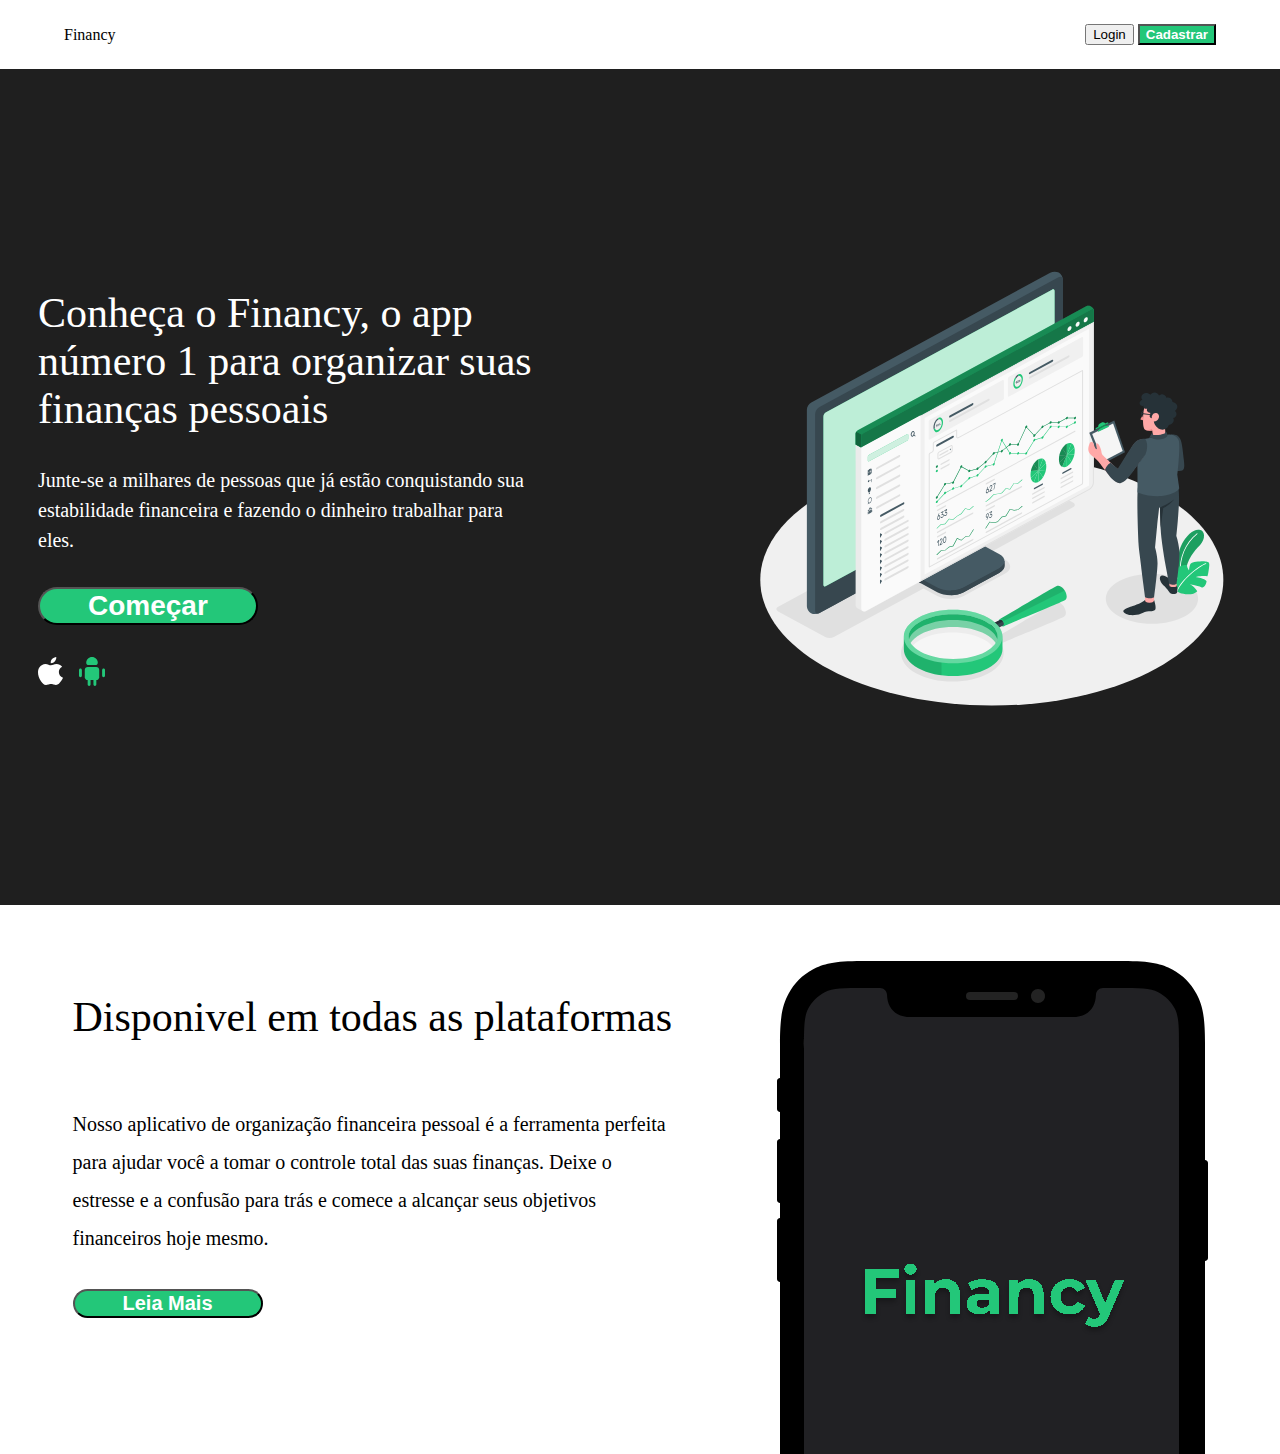
<file: index.html>
<!DOCTYPE html>
<html lang="en">
  <head>
    <meta charset="utf-8" />
    <meta name="viewport" content="width=device-width, initial-scale=1" />
    <title>Financy</title>
    <link
      href="https://cdn.jsdelivr.net/npm/bootstrap@5.3.0/dist/css/bootstrap.min.css"
      rel="stylesheet"
      integrity="sha384-9ndCyUaIbzAi2FUVXJi0CjmCapSmO7SnpJef0486qhLnuZ2cdeRhO02iuK6FUUVM"
      crossorigin="anonymous"
    />
    <link rel="stylesheet" href="styles.css" />
  </head>

  <body>
    <div class="header">
      <div>Financy</div>
      <div>
        <button type="button" class="btn">Login</button>
        <button type="button" class="btn btn-light-success">Cadastrar</button>
      </div>
    </div>
    <div class="first-page">
      <div class="container-title">
        <div class="title">
          Conheça o Financy, o app número 1 para organizar suas finanças
          pessoais
        </div>
        <div class="subtitle">
          Junte-se a milhares de pessoas que já estão conquistando sua
          estabilidade financeira e fazendo o dinheiro trabalhar para eles.
        </div>
        <button class="btn btn-bigger-success">Começar</button>
        <div class="platforms">
          <img src="assets/icon_apple.svg" alt="" />
          <img src="assets/icon_android.svg" alt="" />
        </div>
      </div>
      <div class="illustration">
        <img src="assets/illustration.svg" alt="" />
      </div>
    </div>
    <div class="second-page">
      <div class="container-second">
        <div class="title">Disponivel em todas as plataformas</div>
        <div class="container-readmore">
          <div class="subtitle">
            Nosso aplicativo de organização financeira pessoal é a ferramenta
            perfeita para ajudar você a tomar o controle total das suas
            finanças. Deixe o estresse e a confusão para trás e comece a
            alcançar seus objetivos financeiros hoje mesmo.
          </div>
          <button class="btn btn-bigger-lighter-success">Leia Mais</button>
        </div>
      </div>
      <div class="container-device"><img src="assets/device.svg" alt="" /></div>
    </div>
    <script
      src="https://cdn.jsdelivr.net/npm/bootstrap@5.3.0/dist/js/bootstrap.bundle.min.js"
      integrity="sha384-geWF76RCwLtnZ8qwWowPQNguL3RmwHVBC9FhGdlKrxdiJJigb/j/68SIy3Te4Bkz"
      crossorigin="anonymous"
    ></script>
  </body>
</html>
</file>
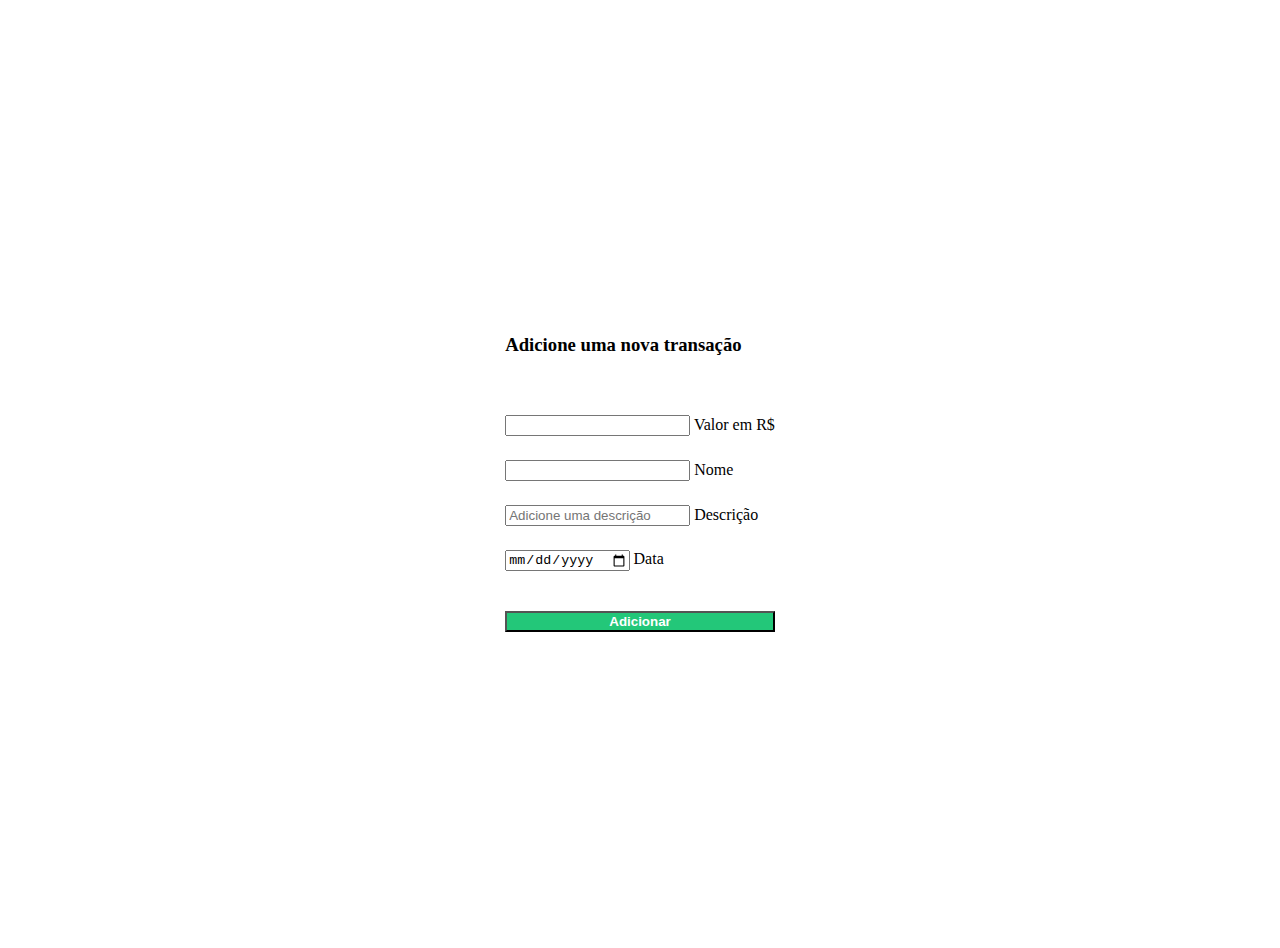
<file: adicionar.html>
<!DOCTYPE html>
<html lang="en">
  <head>
    <meta charset="utf-8" />
    <meta name="viewport" content="width=device-width, initial-scale=1" />
    <title>Financy</title>
    <link
      href="https://cdn.jsdelivr.net/npm/bootstrap@5.3.0/dist/css/bootstrap.min.css"
      rel="stylesheet"
      integrity="sha384-9ndCyUaIbzAi2FUVXJi0CjmCapSmO7SnpJef0486qhLnuZ2cdeRhO02iuK6FUUVM"
      crossorigin="anonymous"
    />
    <link rel="stylesheet" href="styles.css" />
  </head>
  <body>
    <div class="adicionarTransacao">
      <h3>Adicione uma nova transação</h3>
      <form class="form">
        <div class="form-floating">
          <input
            type="number"
            class="form-control"
            id="input"
            placeholder=""
            name="moneyinput"
          />
          <label for="moneyinput">Valor em R$</label>
        </div>
        <div class="form-floating">
          <input
            type="text"
            class="form-control"
            id="input"
            placeholder=""
            name="nameinput"
          />
          <label for="nameinput">Nome</label>
        </div>
        <div class="form-floating">
          <input
            type="text"
            class="form-control"
            id="description"
            placeholder="Adicione uma descrição"
            name="description"
          />
          <label for="description">Descrição</label>
        </div>
        <div class="form-floating">
          <input
            type="date"
            class="form-control"
            id="description"
            placeholder="Adicione uma data"
            name="date"
          />
          <label for="date">Data</label>
        </div>
      </form>

      <button type="button" class="btn btn-light-success">Adicionar</button>
    </div>
    <script
      src="https://cdn.jsdelivr.net/npm/bootstrap@5.3.0/dist/js/bootstrap.bundle.min.js"
      integrity="sha384-geWF76RCwLtnZ8qwWowPQNguL3RmwHVBC9FhGdlKrxdiJJigb/j/68SIy3Te4Bkz"
      crossorigin="anonymous"
    ></script>
  </body>
</html>
</file>
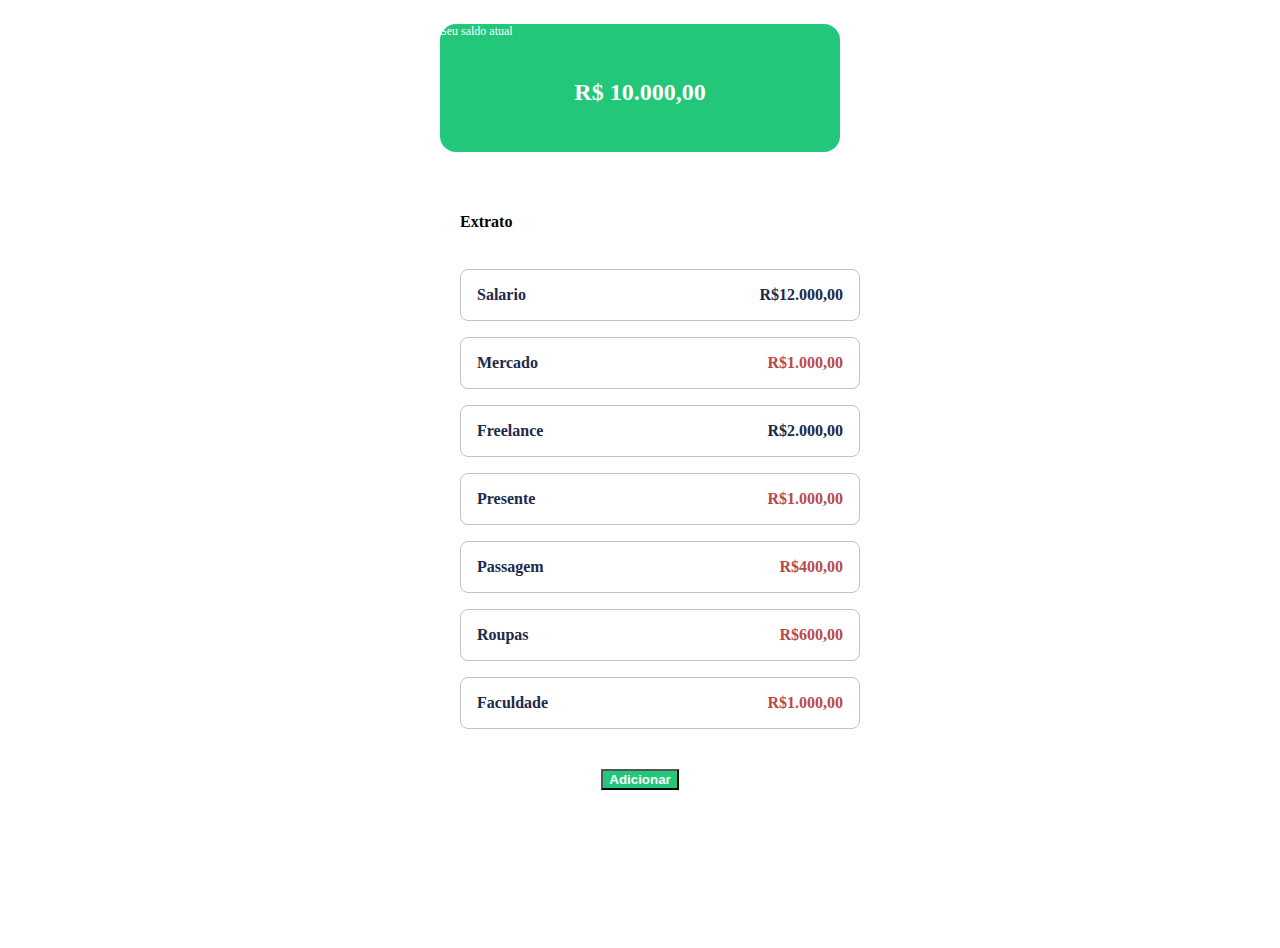
<file: extrato.html>
<!DOCTYPE html>
<html lang="en">
  <head>
    <meta charset="utf-8" />
    <meta name="viewport" content="width=device-width, initial-scale=1" />
    <title>Financy</title>
    <link
      href="https://cdn.jsdelivr.net/npm/bootstrap@5.3.0/dist/css/bootstrap.min.css"
      rel="stylesheet"
      integrity="sha384-9ndCyUaIbzAi2FUVXJi0CjmCapSmO7SnpJef0486qhLnuZ2cdeRhO02iuK6FUUVM"
      crossorigin="anonymous"
    />
    <link rel="stylesheet" href="styles.css" />
  </head>
  <body>
    <div class="card text-bg-light mb-3 saldo">
      <div class="card-header">Seu saldo atual</div>
      <div class="card-body">
        <h5 class="card-title">R$ 10.000,00</h5>
      </div>
    </div>
    <ul class="list-group extrato">
      <h4 class="titulo-extrato">Extrato</h4>
      <li class="list-group-item">
        <div>Salario</div>
        <div>R$12.000,00</div>
      </li>
      <li class="list-group-item">
        <div>Mercado</div>
        <div class="gasto">R$1.000,00</div>
      </li>
      <li class="list-group-item">
        <div>Freelance</div>
        <div>R$2.000,00</div>
      </li>
      <li class="list-group-item">
        <div>Presente</div>
        <div class="gasto">R$1.000,00</div>
      </li>
      <li class="list-group-item">
        <div>Passagem</div>
        <div class="gasto">R$400,00</div>
      </li>
      <li class="list-group-item">
        <div>Roupas</div>
        <div class="gasto">R$600,00</div>
      </li>
      <li class="list-group-item">
        <div>Faculdade</div>
        <div class="gasto">R$1.000,00</div>
      </li>
    </ul>
    <button type="button" class="btn btn-light-success">Adicionar</button>

    <script
      src="https://cdn.jsdelivr.net/npm/bootstrap@5.3.0/dist/js/bootstrap.bundle.min.js"
      integrity="sha384-geWF76RCwLtnZ8qwWowPQNguL3RmwHVBC9FhGdlKrxdiJJigb/j/68SIy3Te4Bkz"
      crossorigin="anonymous"
    ></script>
  </body>
</html>
</file>
<file: styles.css>
body {
  display: flex;
  gap: 1.5rem;
  align-items: center;

  flex-direction: column;
  padding: 1rem;
  height: 100vh;
}

.saldo {
  width: 60vw;
  max-width: 400px;
  height: 8rem;

  border: 0;
  border-radius: 1rem;

  background-color: #23c779 !important;

  color: white !important;
}

.saldo > .card-body {
  display: flex;
  justify-content: center;
  align-items: center;
}

.saldo > div {
  border: 0;
  font-size: 0.75rem;
}

h5 {
  font-size: 1.5rem;
  font-weight: bold;
}

.adicionar {
  background-color: #d0f6df;

  font-size: 1rem;
  padding: 1rem;
  border-radius: 1rem;
}

.adicionar:active {
  background-color: #d0f6df !important;
}

.titulo-extrato {
  min-width: 300px;
}

.extrato {
  display: flex;
  flex-direction: column;
  gap: 1rem;

  max-width: 400px;

  overflow-y: scroll;
}

@media (min-width: 800px) {
  .extrato {
    width: 60vw;
  }
}

.extrato > li {
  border: 1px solid rgb(245, 245, 245);
  border-color: rgb(195, 195, 195) !important;
  border-top-width: 1px !important;
  border-radius: 0.5rem !important;
  padding: 1rem;
  font-weight: bold;

  display: flex;
  justify-content: space-between;
  min-width: 300px;
  color: #202949;
}

.gasto {
  color: #b94a4a;
}

.adicionarTransacao {
  display: flex;
  flex-direction: column;
  gap: 2.5rem;
  justify-content: center;

  height: 100vh;
}

.form {
  display: flex;
  flex-direction: column;
  gap: 1.5rem;
}

.header {
  display: flex;
  align-items: center;
  justify-content: space-between;
  width: 90vw;
}

.btn-light-success {
  background-color: #23c779;
  color: white;
  font-weight: bold;
}

.btn-light-success:hover {
  background-color: #1dae68;
  color: white;
}

.btn-light-success:active {
  background-color: #1dae68 !important;
  color: white !important;
}

.btn-bigger-success {
  background-color: #23c779;
  color: white;
  font-weight: bold;
  border-radius: 40px;
  font-size: 28px;
  padding-left: 3rem;
  padding-right: 3rem;
}

.btn-bigger-success:hover {
  background-color: #1dae68;
  color: white;
}

.btn-bigger-success:active {
  background-color: #1dae68 !important;
  color: white !important;
}

.first-page {
  background-color: #1f1f1f;
  color: white;
  width: 100vw;
  display: flex;
  justify-content: center;
  gap: 4rem;
}

.container-title {
  display: flex;
  flex-direction: column;
  gap: 2rem;
  justify-content: center;
  width: 50%;
  align-items: start;
  height: calc(100vh - 4rem);
}

.container-title > .title {
  font-size: 42px;
  font-weight: lighter;
  line-height: normal;
  max-width: 502px;
}

.container-title > .subtitle {
  font-size: 20px;
  font-weight: lighter;
  line-height: 30px;
  max-width: 502px;
  padding-right: 50px;
}

.illustration {
  display: flex;
  justify-content: center;
  align-items: center;
}

.illustration > img {
  width: 50vw;
}

@media (min-width: 1380px) {
  .first-page {
    padding-left: 10rem;
    padding-right: 20rem;
  }
}

@media (min-width: 800px) {
  .illustration > img {
    max-width: 500px;
  }
}

.platforms {
  display: flex;
  gap: 1rem;
}

.second-page {
  width: 100vw;
  display: flex;
  justify-content: center;
  gap: 4rem;
  padding-top: 2rem;
}

.container-second {
  display: flex;
  flex-direction: column;

  height: fit-content;
  width: 50%;
  padding-top: 2rem;
  gap: 4rem;
  align-items: start;
}

.container-second > .title {
  font-size: 42px;
  font-weight: 100;
  line-height: normal;
}

.container-readmore {
  display: flex;
  flex-direction: column;
  gap: 2rem;
  align-items: start;
}

.container-second > .container-readmore > .subtitle {
  font-size: 20px;
  font-weight: 3000;
  line-height: 38px;
  max-width: 600px;
}

.container-device {
  display: flex;
  align-items: center;
}

.btn-bigger-lighter-success {
  background-color: #23c779;
  color: white;
  font-weight: bold;
  border-radius: 23px;
  font-size: 20px;
  padding-left: 3rem;
  padding-right: 3rem;
}

.btn-bigger-lighter-success:hover {
  background-color: #1dae68;
  color: white;
}

.btn-bigger-lighter-success:active {
  background-color: #1dae68 !important;
  color: white !important;
}

@media (max-width: 800px) {
  .first-page {
    gap: normal;
  }

  .illustration > img {
    display: none;
  }

  .container-title {
    width: 80%;
    align-items: center;
  }

  .container-title > .title {
    font-size: 1.5rem;
  }

  .container-title > .subtitle {
    line-height: 30px;
    padding: 0;
  }

  .btn-bigger-success {
    font-size: 1rem;
    padding-left: 2rem;
    padding-right: 2rem;
  }

  .second-page {
    padding-bottom: 2rem;
    gap: normal;
  }

  .container-second {
    width: 100%;
    gap: 2rem;
    align-items: center;
  }

  .container-second > .title {
    font-size: 1.5rem;
  }

  .container-readmore {
    gap: 1rem;
    font-size: 1.5rem;
    padding: 1rem;
  }

  .container-second > .container-readmore > .subtitle {
    font-size: 1rem;
    font-weight: normal;
    line-height: 30px;
    max-width: 600px;
    padding: 0;
  }

  .btn-bigger-lighter-success {
    font-size: 1rem;
    padding-left: 2rem;
    padding-right: 2rem;
  }

  .container-device {
    display: none;
  }
}
</file>
